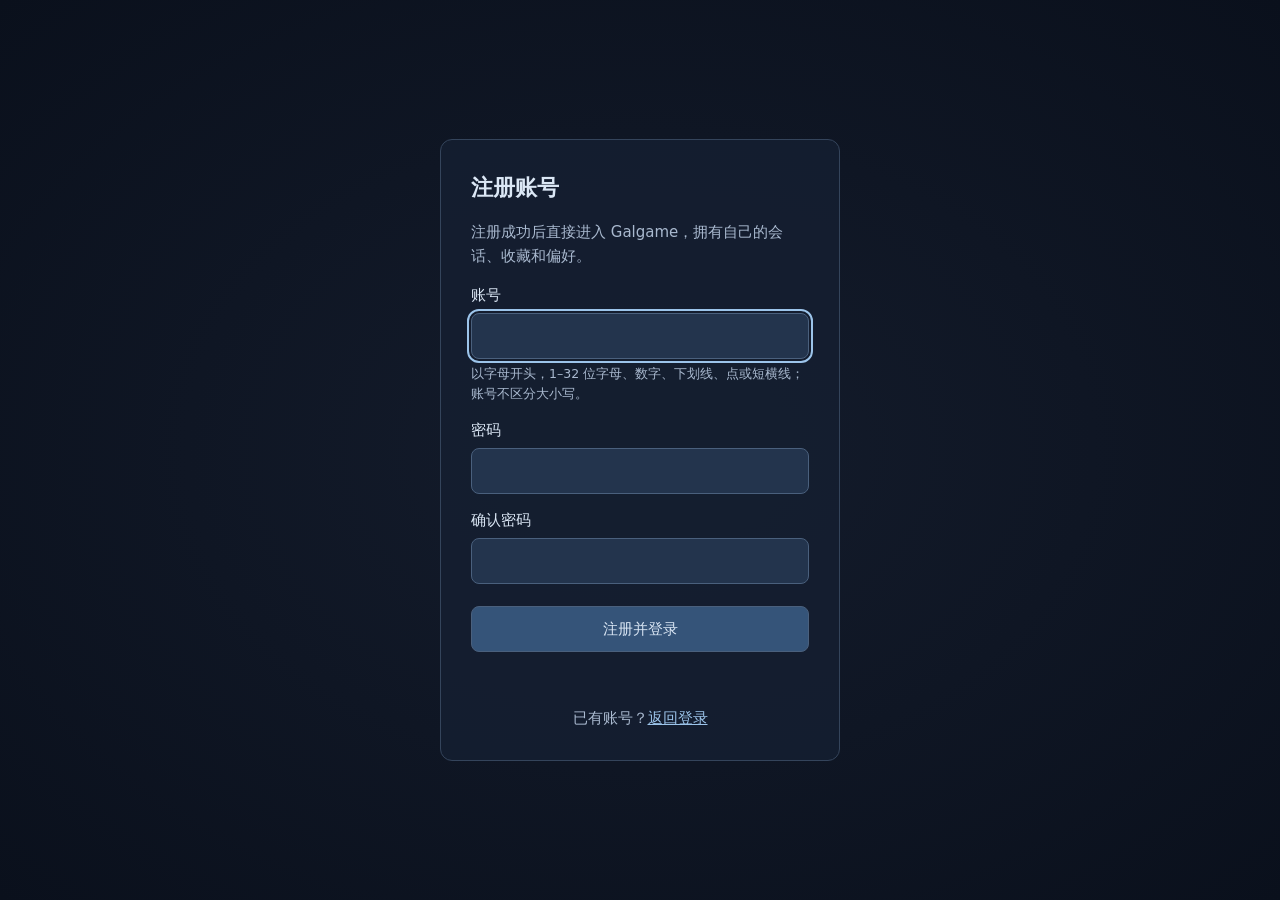
<file: galgame_web/galgame/register.html>
<!doctype html>
<html lang="zh-CN">
<head>
<meta charset="utf-8" />
<meta name="viewport" content="width=device-width,initial-scale=1" />
<title>注册账号 - AI Galgame</title>
<style>
* { box-sizing: border-box; }
body { margin: 0; min-height: 100vh; display: grid; place-items: center; padding: 24px; background: radial-gradient(ellipse at center,#141c2c 0%,#0a101c 100%); color: #dbe7f5; font: 15px/1.6 system-ui,sans-serif; }
main { width: min(400px,100%); padding: 30px; border: 1px solid #34445b; border-radius: 12px; background: #141e30e6; }
h1 { font-size: 22px; margin: 0; }
p { color: #a9b9cf; }
label { display: block; margin-top: 14px; }
input, button { font: inherit; width: 100%; border: 1px solid #4a607d; border-radius: 8px; padding: 10px 12px; background: #23344d; color: inherit; }
input { margin-top: 6px; }
input:focus { outline: 2px solid #9cc4ea; outline-offset: 2px; }
small { display: block; margin-top: 5px; color: #a9b9cf; }
button { margin-top: 22px; cursor: pointer; background: #355479; }
button:disabled { opacity: .5; cursor: wait; }
a { color: #9cc4ea; }
#error { color: #ffaaaa; min-height: 24px; overflow-wrap: anywhere; }
.login { text-align: center; margin-bottom: 0; }
</style>
</head>
<body><main>
<h1>注册账号</h1>
<p>注册成功后直接进入 Galgame，拥有自己的会话、收藏和偏好。</p>
<form id="register-form">
<label for="username">账号</label>
<input id="username" name="username" type="text" minlength="1" maxlength="32" pattern="[A-Za-z][A-Za-z0-9_.\-]{0,31}" autocomplete="username" autocapitalize="none" spellcheck="false" required autofocus />
<small>以字母开头，1–32 位字母、数字、下划线、点或短横线；账号不区分大小写。</small>
<label for="password">密码</label>
<input id="password" name="password" type="password" minlength="8" maxlength="256" autocomplete="new-password" required />
<label for="confirm-password">确认密码</label>
<input id="confirm-password" name="confirm_password" type="password" minlength="8" maxlength="256" autocomplete="new-password" required />
<button id="submit" type="submit">注册并登录</button>
<p id="error" role="alert" aria-live="polite"></p>
</form>
<p class="login">已有账号？<a href="/login">返回登录</a></p>
</main>
<script>
document.getElementById("register-form").addEventListener("submit", async function(event) {
  event.preventDefault();
  var error = document.getElementById("error");
  var submit = document.getElementById("submit");
  var username = document.getElementById("username").value.trim();
  var password = document.getElementById("password").value;
  var confirmPassword = document.getElementById("confirm-password").value;
  error.textContent = "";
  if (password !== confirmPassword) { error.textContent = "两次输入的密码不一致。"; return; }
  submit.disabled = true;
  submit.textContent = "正在注册…";
  try {
    var response = await fetch("/api/register", {
      method: "POST", credentials: "same-origin",
      headers: {"Content-Type": "application/json"},
      body: JSON.stringify({username: username, password: password, confirm_password: confirmPassword})
    });
    var data = await response.json().catch(function() { return {}; });
    if (!response.ok) throw new Error(data.error || "注册失败，请稍后重试。");
    window.location.replace("/");
  } catch (err) {
    error.textContent = err.message || "网络异常，请稍后重试。";
  } finally {
    submit.disabled = false;
    submit.textContent = "注册并登录";
  }
});
</script>
</body></html>
</file>
